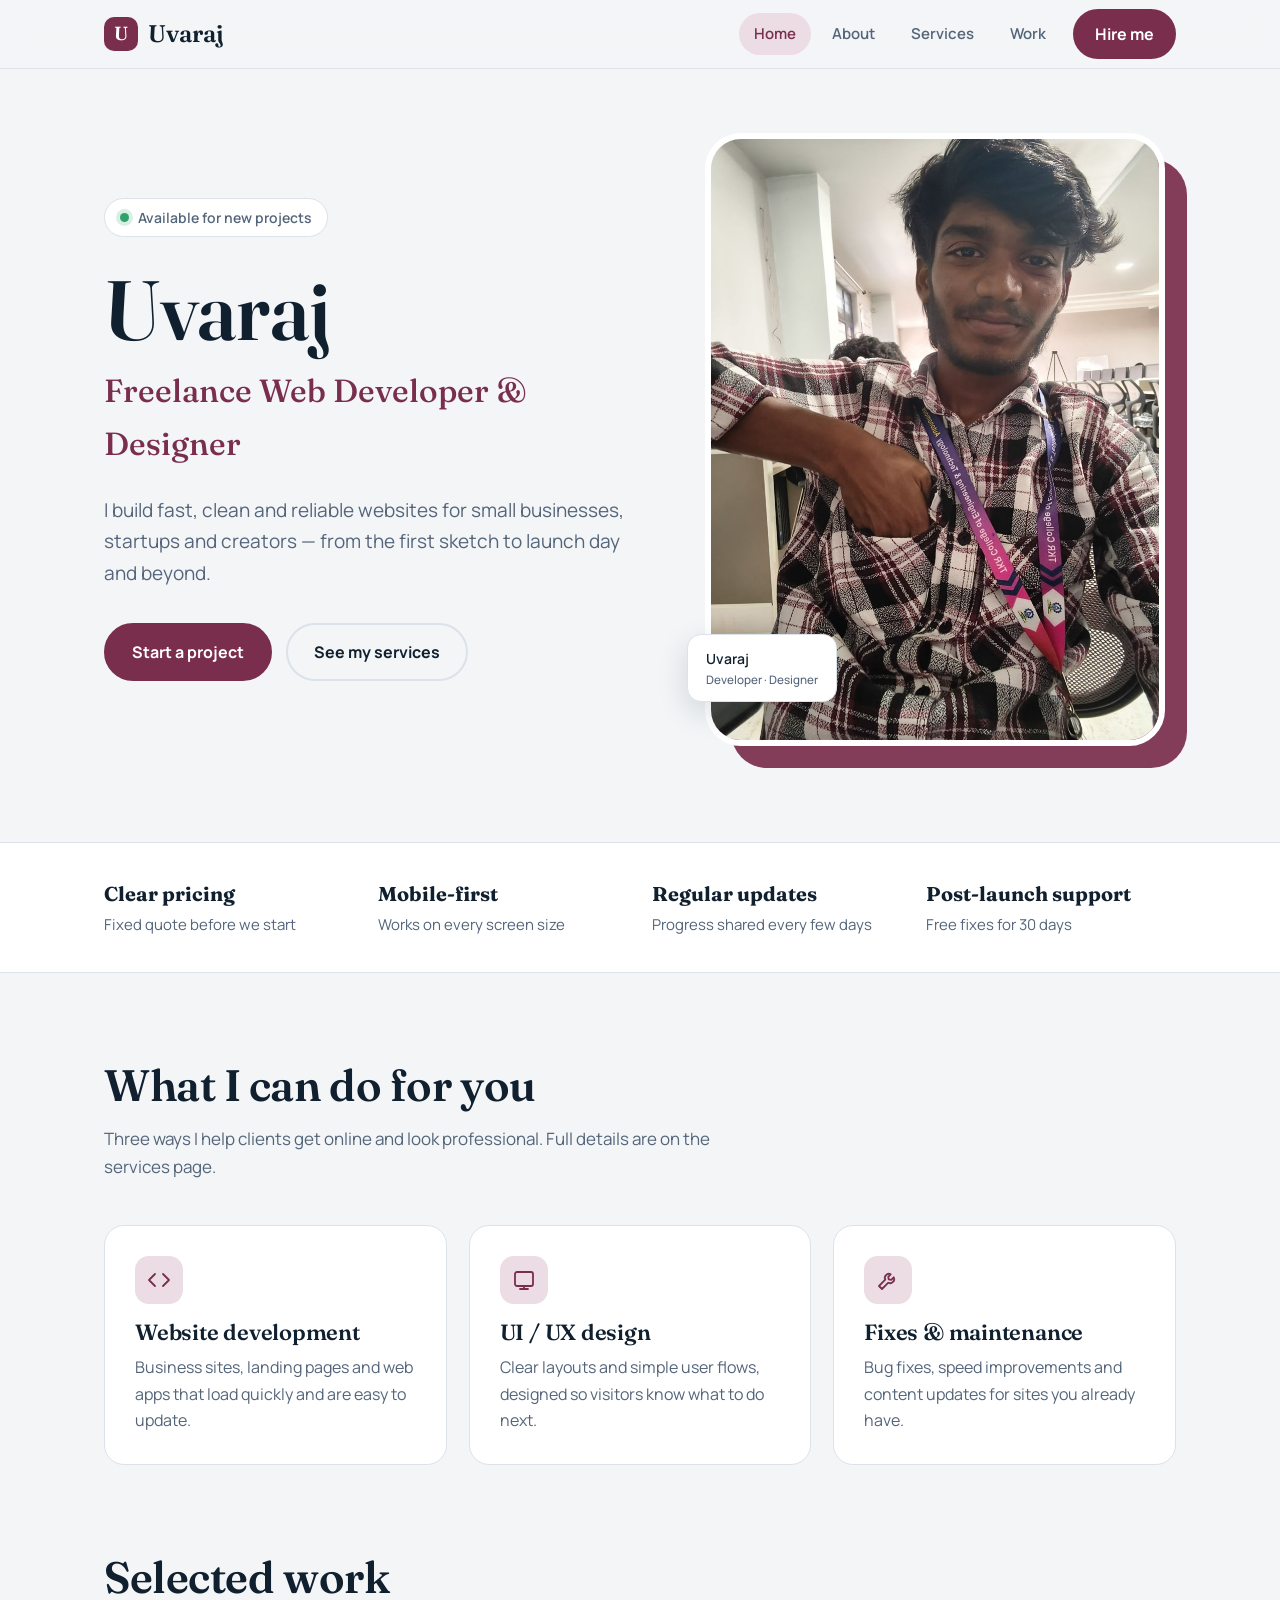
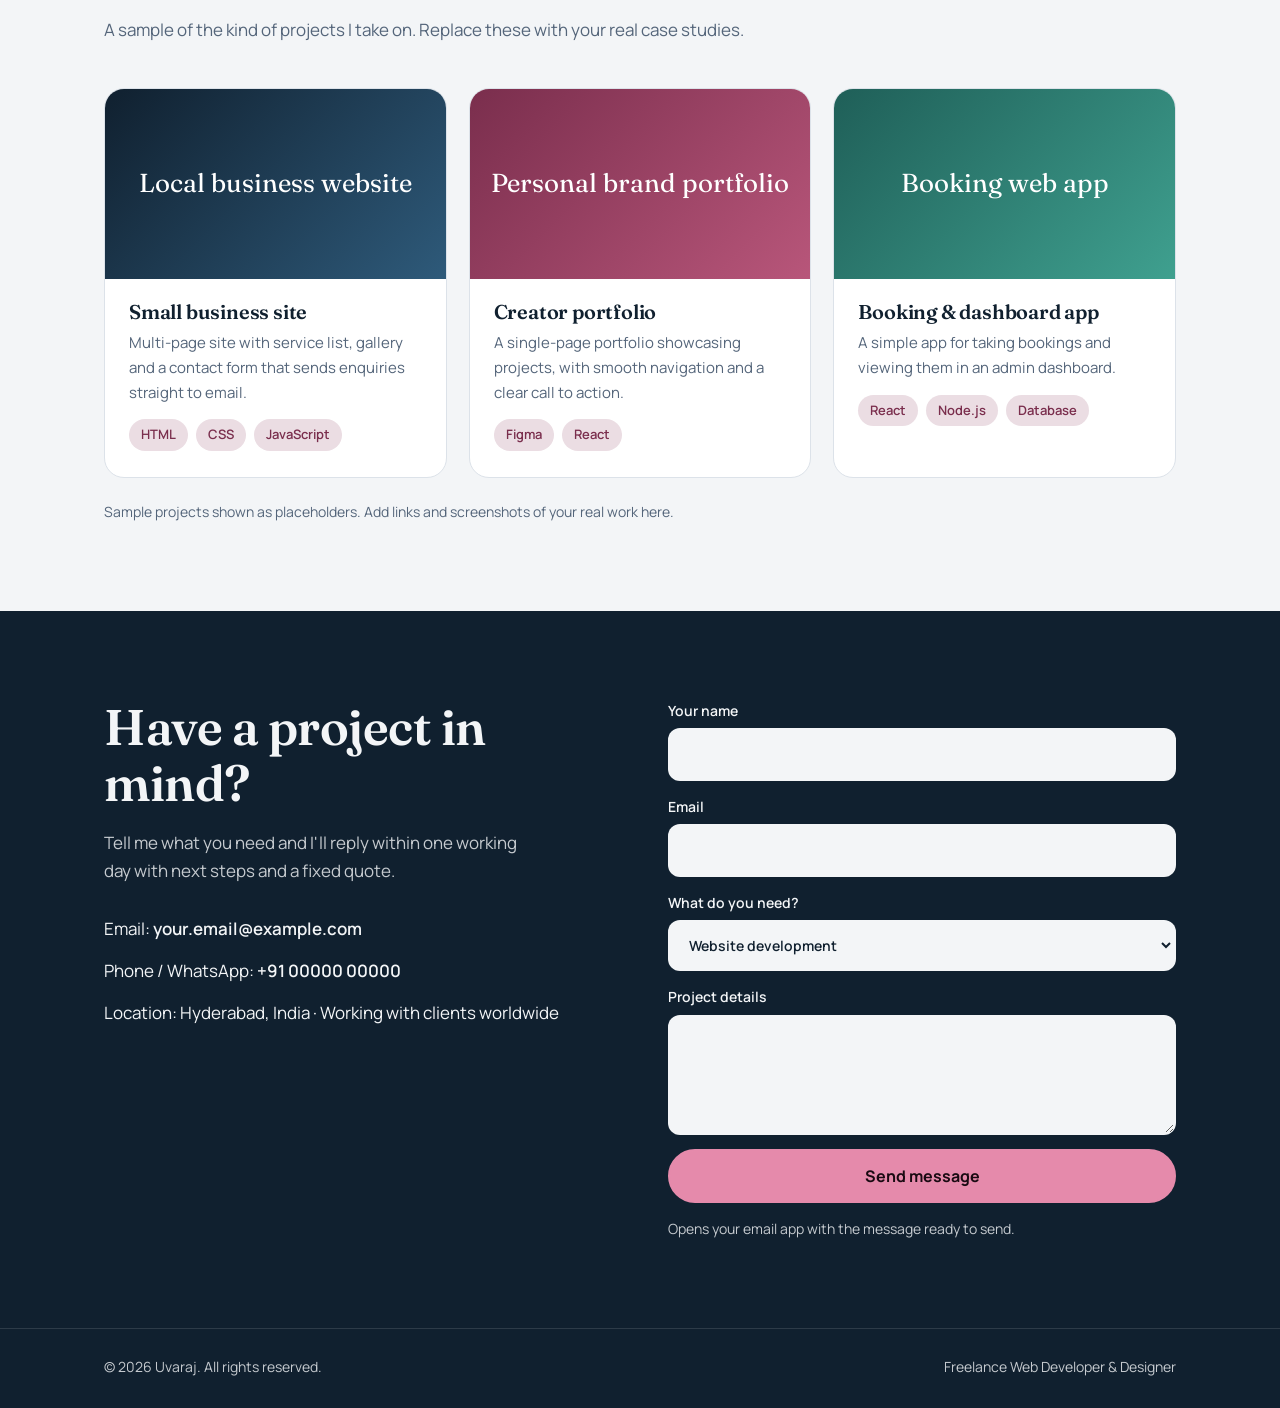
<file: index.html>
<!DOCTYPE html>
<html lang="en">
<head>
<meta charset="utf-8">
<meta name="description" content="Uvaraj — freelance web developer and designer. Websites, UI/UX design and web apps for small businesses and startups.">
<meta name="viewport" content="width=device-width, initial-scale=1, viewport-fit=cover">
<title>Uvaraj — Freelance Web Developer &amp; Designer</title>
<link rel="preconnect" href="https://fonts.googleapis.com">
<link rel="preconnect" href="https://fonts.gstatic.com" crossorigin>
<link href="https://fonts.googleapis.com/css2?family=Fraunces:opsz,wght@9..144,500;9..144,600&family=Manrope:wght@400;500;600;700&display=swap" rel="stylesheet">
<style>
:root{--bg:#F3F5F7; --surface:#FFFFFF; --ink:#10202F; --muted:#54657A; --line:#DCE2E9;--accent:#7A2E4D; --accent-ink:#FFFFFF; --soft:#EBDDE3; --band:#10202F; --band-ink:#F3F5F7;--serif:'Fraunces',Georgia,'Times New Roman',serif;--sans:'Manrope',system-ui,-apple-system,'Segoe UI',Roboto,sans-serif;box-sizing:border-box;padding-top:env(safe-area-inset-top,0px);padding-bottom:env(safe-area-inset-bottom,0px);}
@media (prefers-color-scheme:dark){:root:not([data-theme="light"]){--bg:#0D1620; --surface:#142130; --ink:#EAF0F6; --muted:#9AAABB; --line:#24364A;--accent:#E58AAB; --accent-ink:#1A0A12; --soft:#2A1B24; --band:#142130; --band-ink:#EAF0F6;}
}
:root[data-theme="dark"]{--bg:#0D1620; --surface:#142130; --ink:#EAF0F6; --muted:#9AAABB; --line:#24364A;--accent:#E58AAB; --accent-ink:#1A0A12; --soft:#2A1B24; --band:#142130; --band-ink:#EAF0F6;}
*,*::before,*::after{box-sizing:border-box}
html{scroll-padding-top:calc(env(safe-area-inset-top,0px) + 80px);scroll-behavior:smooth}
body{margin:0;background:var(--bg);color:var(--ink);font-family:var(--sans);font-size:17px;line-height:1.65;-webkit-font-smoothing:antialiased}
h1,h2,h3{font-family:var(--serif);font-weight:600;line-height:1.12;margin:0;letter-spacing:-.01em}
p{margin:0}
a{color:inherit}
:focus-visible{outline:3px solid var(--accent);outline-offset:3px;border-radius:4px}
.wrap{max-width:1120px;margin:0 auto;padding:0 24px}
.btn{display:inline-flex;align-items:center;gap:8px;padding:14px 26px;border-radius:999px;font-weight:700;font-size:16px;text-decoration:none;border:2px solid var(--accent);cursor:pointer;font-family:inherit;transition:transform .15s,background .15s}
.btn.primary{background:var(--accent);color:var(--accent-ink)}
.btn.ghost{background:transparent;color:var(--ink);border-color:var(--line)}
.btn:hover{transform:translateY(-2px)}
header.top{position:sticky;top:0;z-index:20;background:color-mix(in srgb,var(--bg) 88%,transparent);backdrop-filter:blur(10px);-webkit-backdrop-filter:blur(10px);border-bottom:1px solid var(--line);padding-top:env(safe-area-inset-top,0px)}
.bar{display:flex;align-items:center;justify-content:space-between;height:68px}
.logo{font-family:var(--serif);font-size:24px;font-weight:600;text-decoration:none;display:flex;align-items:center;gap:10px}
.logo i{display:grid;place-items:center;width:34px;height:34px;border-radius:10px;background:var(--accent);color:var(--accent-ink);font-style:normal;font-size:19px}
nav ul{display:flex;gap:6px;list-style:none;margin:0;padding:0;align-items:center}
nav a.link{display:block;padding:9px 15px;border-radius:999px;text-decoration:none;font-weight:600;font-size:15px;color:var(--muted)}
nav a.link:hover{color:var(--ink)}
nav a.link.on{background:var(--soft);color:var(--accent)}
.menu-btn{display:none;background:none;border:1px solid var(--line);border-radius:10px;padding:9px 12px;color:var(--ink);font:inherit;font-weight:700;cursor:pointer}
.page{display:none}
.page.on{display:block;animation:fade .35s ease}
@keyframes fade{from{opacity:0}
to{opacity:1}
}
section{padding:88px 0}
.sec-head{max-width:640px;margin-bottom:44px}
.sec-head h2{font-size:clamp(30px,4vw,44px);margin-bottom:14px}
.sec-head p{color:var(--muted)}
.hero{padding:64px 0 96px}
.hero-grid{display:grid;grid-template-columns:1.05fr .95fr;gap:56px;align-items:center}
.status{display:inline-flex;align-items:center;gap:9px;padding:7px 15px;border:1px solid var(--line);background:var(--surface);border-radius:999px;font-size:14px;font-weight:600;color:var(--muted);margin-bottom:26px}
.status b{width:9px;height:9px;border-radius:50%;background:#2FA36B;box-shadow:0 0 0 4px rgba(47,163,107,.18)}
.hero h1{font-size:clamp(44px,7vw,84px);margin-bottom:8px}
.hero .role{font-family:var(--serif);font-size:clamp(22px,3vw,32px);color:var(--accent);margin-bottom:24px;font-weight:500}
.hero p.lead{font-size:19px;color:var(--muted);max-width:520px;margin-bottom:34px}
.cta{display:flex;flex-wrap:wrap;gap:14px}
.photo{position:relative;justify-self:center;width:min(100%,460px)}
.photo::before{content:"";position:absolute;inset:26px -22px -22px 26px;background:var(--accent);border-radius:36px;opacity:.92}
.photo img{position:relative;display:block;width:100%;aspect-ratio:3/4;object-fit:cover;object-position:center;border-radius:36px;background:var(--surface);border:6px solid var(--surface)}
.tag{position:absolute;left:-18px;bottom:44px;background:var(--surface);border:1px solid var(--line);border-radius:14px;padding:12px 18px;font-size:14px;font-weight:600;box-shadow:0 10px 30px rgba(16,32,47,.14)}
.tag small{display:block;color:var(--muted);font-weight:500}
.facts{background:var(--surface);border-block:1px solid var(--line);padding:34px 0}
.facts ul{list-style:none;margin:0;padding:0;display:grid;grid-template-columns:repeat(4,1fr);gap:24px}
.facts strong{display:block;font-family:var(--serif);font-size:20px}
.facts span{color:var(--muted);font-size:15px}
.grid3{display:grid;grid-template-columns:repeat(3,1fr);gap:22px}
.card{background:var(--surface);border:1px solid var(--line);border-radius:20px;padding:30px}
.card h3{font-size:22px;margin:16px 0 10px}
.card p{color:var(--muted);font-size:16px}
.ico{width:48px;height:48px;border-radius:14px;background:var(--soft);color:var(--accent);display:grid;place-items:center}
.ico svg{width:24px;height:24px;stroke:currentColor;fill:none;stroke-width:1.8;stroke-linecap:round;stroke-linejoin:round}
.card ul{margin:16px 0 0;padding:0;list-style:none;display:grid;gap:8px;font-size:15px}
.card li{padding-left:24px;position:relative}
.card li::before{content:"";position:absolute;left:0;top:.6em;width:10px;height:6px;border-left:2px solid var(--accent);border-bottom:2px solid var(--accent);transform:rotate(-45deg) translateY(-50%)}
.work{display:grid;grid-template-columns:repeat(3,1fr);gap:22px}
.proj{border-radius:20px;overflow:hidden;background:var(--surface);border:1px solid var(--line)}
.proj .thumb{height:190px;display:grid;place-items:center;color:#fff;font-family:var(--serif);font-size:26px;text-align:center;padding:16px}
.proj:nth-child(1) .thumb{background:linear-gradient(135deg,#10202F,#2E5A7A)}
.proj:nth-child(2) .thumb{background:linear-gradient(135deg,#7A2E4D,#B8567A)}
.proj:nth-child(3) .thumb{background:linear-gradient(135deg,#1F5F58,#3FA08F)}
.proj div.body{padding:22px 24px 26px}
.proj h3{font-size:20px;margin-bottom:8px}
.proj p{color:var(--muted);font-size:15px}
.chips{display:flex;flex-wrap:wrap;gap:8px;margin-top:14px}
.chip{font-size:13px;font-weight:600;padding:5px 12px;border-radius:999px;background:var(--soft);color:var(--accent)}
.note{margin-top:22px;font-size:14px;color:var(--muted)}
.about-grid{display:grid;grid-template-columns:.8fr 1.2fr;gap:56px;align-items:start}
.about-photo img{width:100%;aspect-ratio:3/4;object-fit:cover;object-position:center;border-radius:36px;border:6px solid var(--surface)}
.about-photo{position:sticky;top:110px}
.prose p{margin-bottom:18px;color:var(--muted);max-width:62ch}
.prose p:first-of-type{color:var(--ink);font-size:20px}
.skills{display:grid;grid-template-columns:repeat(2,1fr);gap:22px}
.tl{list-style:none;margin:0;padding:0 0 0 26px;border-left:2px solid var(--line);display:grid;gap:30px}
.tl li{position:relative}
.tl li::before{content:"";position:absolute;left:-34px;top:8px;width:14px;height:14px;border-radius:50%;background:var(--accent);border:3px solid var(--bg)}
.tl h3{font-size:20px}
.tl small{color:var(--accent);font-weight:700}
.tl p{color:var(--muted);margin-top:4px}
.values{display:grid;grid-template-columns:repeat(3,1fr);gap:22px}
.steps{display:grid;grid-template-columns:repeat(4,1fr);gap:0;counter-reset:s;list-style:none;padding:0;margin:0}
.steps li{position:relative;padding:0 24px 0 0;counter-increment:s}
.steps li::before{content:counter(s);display:grid;place-items:center;width:44px;height:44px;border-radius:50%;background:var(--accent);color:var(--accent-ink);font-weight:700;margin-bottom:18px}
.steps li::after{content:"";position:absolute;top:22px;left:54px;right:10px;height:2px;background:var(--line)}
.steps li:last-child::after{display:none}
.steps h3{font-size:20px;margin-bottom:8px}
.steps p{color:var(--muted);font-size:15px}
.price{display:flex;flex-direction:column}
.price .amt{font-family:var(--serif);font-size:38px;margin:10px 0 4px}
.price .amt small{font-family:var(--sans);font-size:15px;color:var(--muted);font-weight:500}
.price.feat{border:2px solid var(--accent);position:relative}
.price.feat::after{content:"Most chosen";position:absolute;top:-14px;right:24px;background:var(--accent);color:var(--accent-ink);font-size:13px;font-weight:700;padding:4px 14px;border-radius:999px}
.price .btn{margin-top:auto;justify-content:center}
.price ul{margin-bottom:26px}
details{background:var(--surface);border:1px solid var(--line);border-radius:16px;padding:20px 24px;margin-bottom:12px}
summary{cursor:pointer;font-weight:700;list-style:none;display:flex;justify-content:space-between;gap:16px}
summary::-webkit-details-marker{display:none}
summary::after{content:"+";font-size:22px;line-height:1;color:var(--accent)}
details[open] summary::after{content:"–"}
details p{color:var(--muted);margin-top:12px}
.contact{background:var(--band);color:var(--band-ink)}
.contact-grid{display:grid;grid-template-columns:1fr 1fr;gap:56px}
.contact h2{font-size:clamp(32px,4.5vw,50px);margin-bottom:18px}
.contact p{opacity:.8;max-width:44ch}
.contact .ways{list-style:none;margin:30px 0 0;padding:0;display:grid;gap:14px}
.contact .ways a{text-decoration:none;font-weight:600}
form{display:grid;gap:14px}
label{font-size:14px;font-weight:600;display:grid;gap:6px}
input,select,textarea{font:inherit;color:#10202F;background:#F3F5F7;border:2px solid transparent;border-radius:12px;padding:13px 15px;width:100%}
textarea{min-height:120px;resize:vertical}
input:focus,select:focus,textarea:focus{outline:none;border-color:#E58AAB}
.contact .btn.primary{background:#E58AAB;border-color:#E58AAB;color:#1A0A12;justify-content:center}
.formnote{font-size:14px;opacity:.75}
footer{padding:26px 0 30px;background:var(--band);color:var(--band-ink);border-top:1px solid rgba(255,255,255,.12);font-size:14px}
footer .wrap{display:flex;justify-content:space-between;flex-wrap:wrap;gap:12px;opacity:.8}
@media (max-width:900px){section{padding:64px 0}
.hero{padding:36px 0 64px}
.hero-grid,.about-grid,.contact-grid{grid-template-columns:1fr;gap:44px}
.photo{order:-1;width:min(86%,380px);margin-bottom:10px}
.grid3,.work,.values{grid-template-columns:1fr}
.facts ul{grid-template-columns:repeat(2,1fr)}
.steps{grid-template-columns:1fr 1fr;gap:34px 10px}
.steps li::after{display:none}
.skills{grid-template-columns:1fr}
.about-photo{position:static;max-width:380px}
.menu-btn{display:block;margin-left:auto}
nav ul{display:none;position:absolute;left:0;right:0;top:100%;background:var(--bg);flex-direction:column;align-items:stretch;padding:12px 24px 20px;border-bottom:1px solid var(--line)}
nav ul.open{display:flex}
nav a.link{padding:13px 15px}
header.top .wrap{position:relative}
}
@media (prefers-reduced-motion:reduce){*{animation:none!important;transition:none!important;scroll-behavior:auto!important}
}
</style>
</head>
<body>

<header class="top">
  <div class="wrap bar">
    <a class="logo" href="#home" data-nav><i>U</i>Uvaraj</a>
    <button class="menu-btn" aria-expanded="false" aria-controls="menu">Menu</button>
    <nav aria-label="Main">
      <ul id="menu">
        <li><a class="link" href="#home" data-nav>Home</a></li>
        <li><a class="link" href="#about" data-nav>About</a></li>
        <li><a class="link" href="#services" data-nav>Services</a></li>
        <li><a class="link" href="#work" data-nav>Work</a></li>
        <li><a class="btn primary" style="padding:10px 20px;margin-left:6px" href="#contact" data-nav>Hire me</a></li>
      </ul>
    </nav>
  </div>
</header>

<main>

<!-- ========== HOME ========== -->
<div class="page" id="page-home">
  <div class="hero">
    <div class="wrap hero-grid">
      <div>
        <span class="status"><b></b>Available for new projects</span>
        <h1>Uvaraj</h1>
        <div class="role">Freelance Web Developer &amp; Designer</div>
        <p class="lead">I build fast, clean and reliable websites for small businesses, startups and creators — from the first sketch to launch day and beyond.</p>
        <div class="cta">
          <a class="btn primary" href="#contact" data-nav>Start a project</a>
          <a class="btn ghost" href="#services" data-nav>See my services</a>
        </div>
      </div>
      <div class="photo">
        <img data-photo alt="Portrait of Uvaraj, freelance web developer">
        <div class="tag">Uvaraj<small>Developer · Designer</small></div>
      </div>
    </div>
  </div>

  <div class="facts">
    <div class="wrap">
      <ul>
        <li><strong>Clear pricing</strong><span>Fixed quote before we start</span></li>
        <li><strong>Mobile-first</strong><span>Works on every screen size</span></li>
        <li><strong>Regular updates</strong><span>Progress shared every few days</span></li>
        <li><strong>Post-launch support</strong><span>Free fixes for 30 days</span></li>
      </ul>
    </div>
  </div>

  <section>
    <div class="wrap">
      <div class="sec-head">
        <h2>What I can do for you</h2>
        <p>Three ways I help clients get online and look professional. Full details are on the services page.</p>
      </div>
      <div class="grid3">
        <article class="card"><div class="ico"><svg viewBox="0 0 24 24"><path d="M8 6l-6 6 6 6M16 6l6 6-6 6"/></svg></div><h3>Website development</h3><p>Business sites, landing pages and web apps that load quickly and are easy to update.</p></article>
        <article class="card"><div class="ico"><svg viewBox="0 0 24 24"><rect x="3" y="4" width="18" height="14" rx="2"/><path d="M8 21h8M12 18v3"/></svg></div><h3>UI / UX design</h3><p>Clear layouts and simple user flows, designed so visitors know what to do next.</p></article>
        <article class="card"><div class="ico"><svg viewBox="0 0 24 24"><path d="M14.7 6.3a4 4 0 0 0-5.4 5.4L3 18l3 3 6.3-6.3a4 4 0 0 0 5.4-5.4l-2.5 2.5-2.5-.5-.5-2.5z"/></svg></div><h3>Fixes &amp; maintenance</h3><p>Bug fixes, speed improvements and content updates for sites you already have.</p></article>
      </div>
    </div>
  </section>

  <section style="padding-top:0" id="work">
    <div class="wrap">
      <div class="sec-head">
        <h2>Selected work</h2>
        <p>A sample of the kind of projects I take on. Replace these with your real case studies.</p>
      </div>
      <div class="work">
        <article class="proj"><div class="thumb">Local business website</div><div class="body"><h3>Small business site</h3><p>Multi-page site with service list, gallery and a contact form that sends enquiries straight to email.</p><div class="chips"><span class="chip">HTML</span><span class="chip">CSS</span><span class="chip">JavaScript</span></div></div></article>
        <article class="proj"><div class="thumb">Personal brand portfolio</div><div class="body"><h3>Creator portfolio</h3><p>A single-page portfolio showcasing projects, with smooth navigation and a clear call to action.</p><div class="chips"><span class="chip">Figma</span><span class="chip">React</span></div></div></article>
        <article class="proj"><div class="thumb">Booking web app</div><div class="body"><h3>Booking &amp; dashboard app</h3><p>A simple app for taking bookings and viewing them in an admin dashboard.</p><div class="chips"><span class="chip">React</span><span class="chip">Node.js</span><span class="chip">Database</span></div></div></article>
      </div>
      <p class="note">Sample projects shown as placeholders. Add links and screenshots of your real work here.</p>
    </div>
  </section>
</div>

<!-- ========== ABOUT ========== -->
<div class="page" id="page-about">
  <section>
    <div class="wrap about-grid">
      <div class="about-photo"><img data-photo alt="Uvaraj smiling at his desk"></div>
      <div>
        <div class="sec-head" style="margin-bottom:26px"><h2>About Uvaraj</h2></div>
        <div class="prose">
          <p>I'm Uvaraj, a freelance web developer and designer who turns ideas into websites people enjoy using.</p>
          <p>I'm an engineering student at TKR College of Engineering &amp; Technology, and I take on freelance projects alongside my studies. That means I stay current with new tools, and I bring the same discipline to client work that I bring to my coursework: plan carefully, build cleanly, and deliver on time.</p>
          <p>I keep things simple. You get one person to talk to, honest advice on what your project really needs, and regular updates so you're never left guessing where things stand.</p>
        </div>
        <div style="margin-top:30px" class="cta">
          <a class="btn primary" href="#contact" data-nav>Work with me</a>
          <a class="btn ghost" href="#services" data-nav>View services</a>
        </div>
      </div>
    </div>
  </section>

  <section style="padding-top:0">
    <div class="wrap">
      <div class="sec-head"><h2>How I work</h2><p>The principles behind every project.</p></div>
      <div class="values">
        <article class="card"><h3 style="margin-top:0">Clear communication</h3><p>Plain language, quick replies and no surprises on scope or cost.</p></article>
        <article class="card"><h3 style="margin-top:0">Quality first</h3><p>Clean code, tested on phones and laptops before anything is handed over.</p></article>
        <article class="card"><h3 style="margin-top:0">On-time delivery</h3><p>Agreed deadlines are written down and kept. If something changes, you hear it early.</p></article>
      </div>
    </div>
  </section>

  <section style="padding-top:0">
    <div class="wrap">
      <div class="sec-head"><h2>Skills &amp; tools</h2><p>What I use to build and design.</p></div>
      <div class="skills">
        <div class="card"><h3 style="margin-top:0">Development</h3><div class="chips"><span class="chip">HTML5</span><span class="chip">CSS3</span><span class="chip">JavaScript</span><span class="chip">React</span><span class="chip">Node.js</span><span class="chip">Git &amp; GitHub</span></div></div>
        <div class="card"><h3 style="margin-top:0">Design</h3><div class="chips"><span class="chip">Figma</span><span class="chip">Responsive layouts</span><span class="chip">Wireframing</span><span class="chip">Typography &amp; color</span><span class="chip">Accessibility</span></div></div>
      </div>
    </div>
  </section>

  <section style="padding-top:0">
    <div class="wrap">
      <div class="sec-head"><h2>Background</h2></div>
      <ul class="tl">
        <li><small>Present</small><h3>Freelance web developer &amp; designer</h3><p>Building websites and web apps for small businesses, startups and individuals.</p></li>
        <li><small>Ongoing</small><h3>B.Tech student — TKR College of Engineering &amp; Technology</h3><p>Studying engineering while building real projects and sharpening technical skills.</p></li>
      </ul>
      <p class="note">Edit these entries with your exact course, years and any certifications.</p>
    </div>
  </section>
</div>

<!-- ========== SERVICES ========== -->
<div class="page" id="page-services">
  <section>
    <div class="wrap">
      <div class="sec-head">
        <h2>Services</h2>
        <p>Everything you need to launch and maintain a professional online presence, from one person.</p>
      </div>
      <div class="grid3">
        <article class="card"><div class="ico"><svg viewBox="0 0 24 24"><path d="M8 6l-6 6 6 6M16 6l6 6-6 6"/></svg></div><h3>Website development</h3><p>Custom-coded sites built to load fast and rank well.</p><ul><li>Business &amp; portfolio websites</li><li>Landing pages</li><li>Contact &amp; enquiry forms</li><li>Basic SEO setup</li></ul></article>
        <article class="card"><div class="ico"><svg viewBox="0 0 24 24"><rect x="3" y="4" width="18" height="14" rx="2"/><path d="M8 21h8M12 18v3"/></svg></div><h3>UI / UX design</h3><p>Designs that look professional and guide visitors to act.</p><ul><li>Wireframes &amp; mockups in Figma</li><li>Mobile &amp; desktop layouts</li><li>Brand colors &amp; typography</li><li>Redesign of existing pages</li></ul></article>
        <article class="card"><div class="ico"><svg viewBox="0 0 24 24"><rect x="7" y="2" width="10" height="20" rx="2"/><path d="M11 18h2"/></svg></div><h3>Responsive web apps</h3><p>Interactive tools that work smoothly on any device.</p><ul><li>Dashboards &amp; booking systems</li><li>Login &amp; user accounts</li><li>Database connections</li><li>API integrations</li></ul></article>
        <article class="card"><div class="ico"><svg viewBox="0 0 24 24"><path d="M14.7 6.3a4 4 0 0 0-5.4 5.4L3 18l3 3 6.3-6.3a4 4 0 0 0 5.4-5.4l-2.5 2.5-2.5-.5-.5-2.5z"/></svg></div><h3>Fixes &amp; maintenance</h3><p>Keep your current site healthy and up to date.</p><ul><li>Bug fixes</li><li>Speed optimization</li><li>Content &amp; image updates</li><li>Monthly care plans</li></ul></article>
        <article class="card"><div class="ico"><svg viewBox="0 0 24 24"><circle cx="12" cy="12" r="9"/><path d="M3 12h18M12 3a14 14 0 0 1 0 18M12 3a14 14 0 0 0 0 18"/></svg></div><h3>Domain &amp; hosting setup</h3><p>Get your site live without the technical headaches.</p><ul><li>Domain connection</li><li>Hosting configuration</li><li>Professional email setup</li><li>SSL security</li></ul></article>
        <article class="card"><div class="ico"><svg viewBox="0 0 24 24"><path d="M4 20V10M10 20V4M16 20v-7M22 20H2"/></svg></div><h3>Performance &amp; SEO</h3><p>Help people find your site and enjoy using it.</p><ul><li>Speed audit</li><li>Search-friendly structure</li><li>Image optimization</li><li>Google Analytics setup</li></ul></article>
      </div>
    </div>
  </section>

  <section style="padding-top:0">
    <div class="wrap">
      <div class="sec-head"><h2>My process</h2><p>A simple four-step path from idea to launch.</p></div>
      <ol class="steps">
        <li><h3>Discuss</h3><p>We talk through your goals, audience, budget and deadline.</p></li>
        <li><h3>Design</h3><p>I share layouts for your approval before writing any code.</p></li>
        <li><h3>Build</h3><p>I develop the site and send progress updates along the way.</p></li>
        <li><h3>Launch</h3><p>We test, go live, and I support you for 30 days after.</p></li>
      </ol>
    </div>
  </section>

  <section style="padding-top:0">
    <div class="wrap">
      <div class="sec-head"><h2>Packages</h2><p>Starting points to help you plan. Every project gets a fixed quote after we talk. Prices below are placeholders — set your own.</p></div>
      <div class="grid3">
        <article class="card price"><h3 style="margin-top:0">Starter</h3><div class="amt">₹ 5,000 <small>from</small></div><p>A one-page site for a personal brand or small business.</p><ul style="margin-top:16px"><li>1 responsive page</li><li>Contact form</li><li>Basic SEO</li><li>1 round of revisions</li></ul><a class="btn ghost" href="#contact" data-nav>Choose Starter</a></article>
        <article class="card price feat"><h3 style="margin-top:0">Professional</h3><div class="amt">₹ 15,000 <small>from</small></div><p>A complete multi-page website for a growing business.</p><ul style="margin-top:16px"><li>Up to 5 pages</li><li>Custom design in Figma</li><li>SEO &amp; analytics</li><li>3 rounds of revisions</li><li>30 days support</li></ul><a class="btn primary" href="#contact" data-nav>Choose Professional</a></article>
        <article class="card price"><h3 style="margin-top:0">Custom</h3><div class="amt">Let's talk</div><p>Web apps, dashboards and anything that needs custom features.</p><ul style="margin-top:16px"><li>Tailored scope</li><li>Database &amp; login</li><li>Milestone payments</li><li>Ongoing support</li></ul><a class="btn ghost" href="#contact" data-nav>Request a quote</a></article>
      </div>
    </div>
  </section>

  <section style="padding-top:0">
    <div class="wrap" style="max-width:820px">
      <div class="sec-head"><h2>Common questions</h2></div>
      <details><summary>How long does a project take?</summary><p>A one-page site usually takes about a week. A multi-page site takes two to four weeks, depending on how quickly we agree on content and designs.</p></details>
      <details><summary>How does payment work?</summary><p>I ask for a deposit to begin, and the balance is due when the work is approved. Larger projects are split into milestones.</p></details>
      <details><summary>Can you update my site later?</summary><p>Yes. Every project includes 30 days of free fixes, and I offer monthly care plans after that.</p></details>
      <details><summary>Do I own the website?</summary><p>Yes. Once the final payment is made, the code, design files and content are yours.</p></details>
    </div>
  </section>
</div>

</main>

<!-- ========== CONTACT (shown on every page) ========== -->
<section class="contact" id="contact">
  <div class="wrap contact-grid">
    <div>
      <h2>Have a project in mind?</h2>
      <p>Tell me what you need and I'll reply within one working day with next steps and a fixed quote.</p>
      <ul class="ways">
        <li>Email: <a href="mailto:your.email@example.com">your.email@example.com</a></li>
        <li>Phone / WhatsApp: <a href="tel:+910000000000">+91 00000 00000</a></li>
        <li>Location: Hyderabad, India · Working with clients worldwide</li>
      </ul>
    </div>
    <form id="cform" novalidate>
      <label>Your name<input name="name" required autocomplete="name"></label>
      <label>Email<input name="email" type="email" required autocomplete="email"></label>
      <label>What do you need?
        <select name="type"><option>Website development</option><option>UI / UX design</option><option>Web app</option><option>Fixes &amp; maintenance</option><option>Something else</option></select>
      </label>
      <label>Project details<textarea name="msg" required></textarea></label>
      <button class="btn primary" type="submit">Send message</button>
      <p class="formnote" id="fnote" role="status">Opens your email app with the message ready to send.</p>
    </form>
  </div>
</section>
<footer><div class="wrap"><span>© 2026 Uvaraj. All rights reserved.</span><span>Freelance Web Developer &amp; Designer</span></div></footer>

<script>
var PHOTO="uvaraj.jpg";
var FALLBACK="data:image/svg+xml,"+encodeURIComponent('<svg xmlns="http://www.w3.org/2000/svg" viewBox="0 0 300 400"><rect width="300" height="400" fill="#7A2E4D"/><text x="150" y="235" font-size="150" font-family="Georgia,serif" fill="#fff" text-anchor="middle">U</text></svg>');
document.querySelectorAll("img[data-photo]").forEach(function(i){i.onerror=function(){i.onerror=null;i.src=FALLBACK};i.src=PHOTO});
(function(){
  var pages={home:1,about:1,services:1};
  var menu=document.getElementById('menu'),mb=document.querySelector('.menu-btn');
  function show(){
    var h=(location.hash||'#home').slice(1);
    var target=h;
    if(h==='work') target='home';
    else if(h==='contact'){ if(!document.querySelector('.page.on')) target='home'; else target=null; }
    else if(!pages[h]) target='home';
    if(target){
      document.querySelectorAll('.page').forEach(function(p){p.classList.toggle('on',p.id==='page-'+target)});
      document.querySelectorAll('nav a.link').forEach(function(a){
        var on=a.getAttribute('href')==='#'+target; a.classList.toggle('on',on); if(on)a.setAttribute('aria-current','page'); else a.removeAttribute('aria-current');
      });
      if(h!=='work') window.scrollTo(0,0);
    }
    if(h==='contact'||h==='work'){
      var el=document.getElementById(h); if(el) setTimeout(function(){el.scrollIntoView({behavior:'smooth'})},30);
    }
    menu.classList.remove('open'); mb.setAttribute('aria-expanded','false');
  }
  window.addEventListener('hashchange',show); show();
  mb.addEventListener('click',function(){var o=menu.classList.toggle('open');mb.setAttribute('aria-expanded',o)});
  document.getElementById('cform').addEventListener('submit',function(e){
    e.preventDefault();
    var f=e.target,n=f.name.value.trim(),m=f.email.value.trim(),d=f.msg.value.trim(),note=document.getElementById('fnote');
    if(!n||!m||!d){note.textContent='Please fill in your name, email and project details.';return;}
    var body='Name: '+n+'\nEmail: '+m+'\nService: '+f.type.value+'\n\n'+d;
    location.href='mailto:your.email@example.com?subject='+encodeURIComponent('Project enquiry from '+n)+'&body='+encodeURIComponent(body);
    note.textContent='Opening your email app…';
  });
})();
</script>
</body>
</html>
</file>
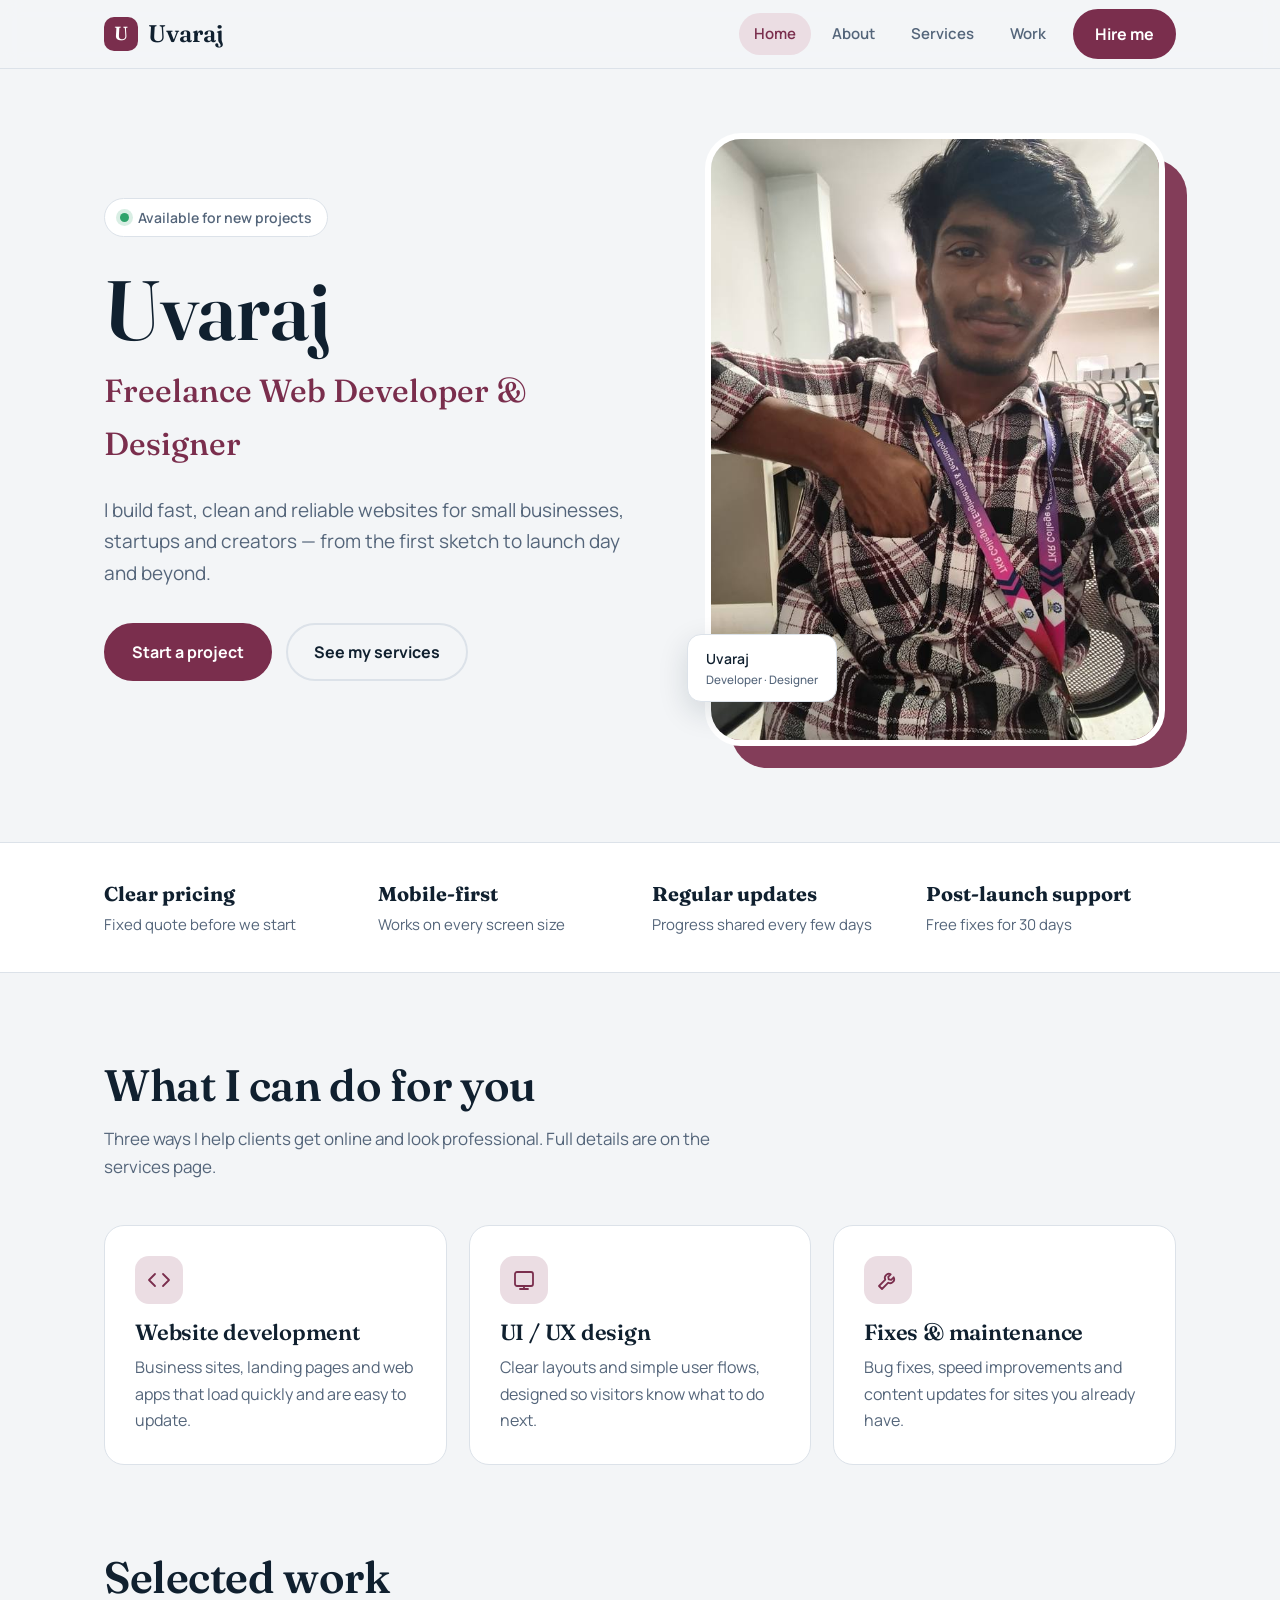
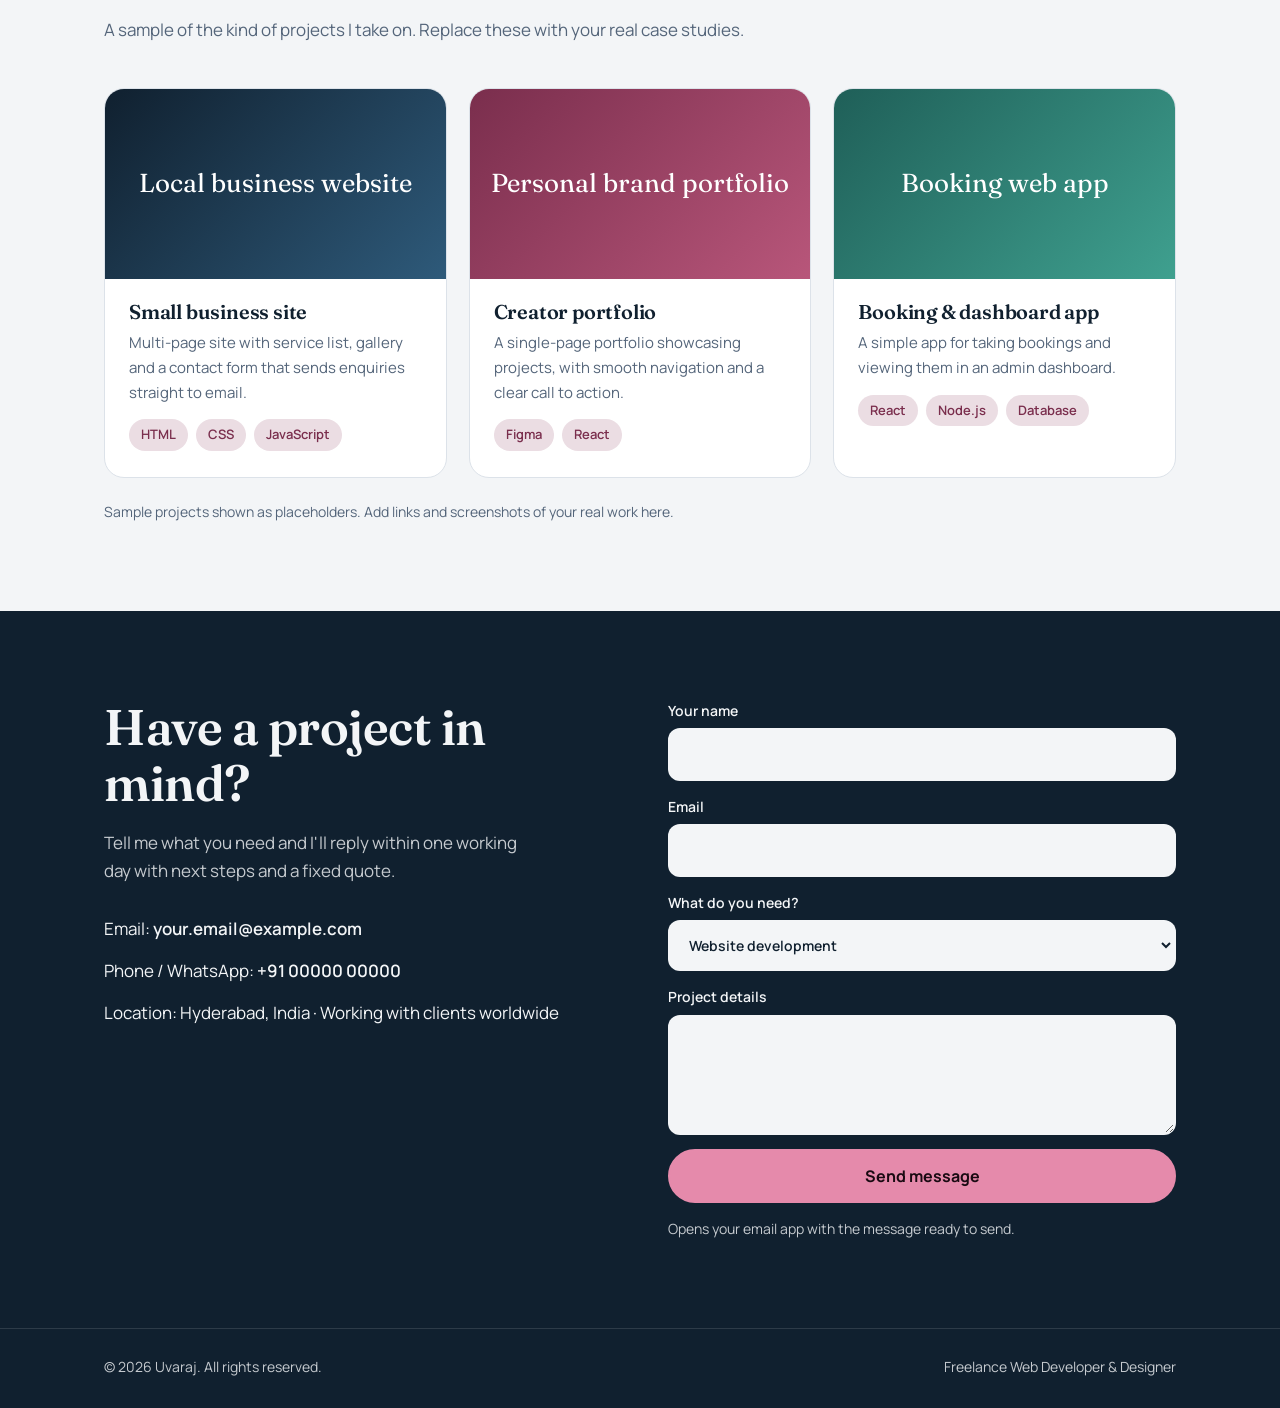
<file: index-7.html>
<!DOCTYPE html>
<html lang="en">
<head>
<meta charset="utf-8">
<meta name="description" content="Uvaraj — freelance web developer and designer. Websites, UI/UX design and web apps for small businesses and startups.">
<meta name="viewport" content="width=device-width, initial-scale=1, viewport-fit=cover">
<title>Uvaraj — Freelance Web Developer &amp; Designer</title>
<link rel="preconnect" href="https://fonts.googleapis.com">
<link rel="preconnect" href="https://fonts.gstatic.com" crossorigin>
<link href="https://fonts.googleapis.com/css2?family=Fraunces:opsz,wght@9..144,500;9..144,600&family=Manrope:wght@400;500;600;700&display=swap" rel="stylesheet">
<style>
:root{
  --bg:#F3F5F7; --surface:#FFFFFF; --ink:#10202F; --muted:#54657A; --line:#DCE2E9;
  --accent:#7A2E4D; --accent-ink:#FFFFFF; --soft:#EBDDE3; --band:#10202F; --band-ink:#F3F5F7;
  --serif:'Fraunces',Georgia,'Times New Roman',serif;
  --sans:'Manrope',system-ui,-apple-system,'Segoe UI',Roboto,sans-serif;
  box-sizing:border-box;
  padding-top:env(safe-area-inset-top,0px);
  padding-bottom:env(safe-area-inset-bottom,0px);
}
@media (prefers-color-scheme:dark){
  :root:not([data-theme="light"]){
    --bg:#0D1620; --surface:#142130; --ink:#EAF0F6; --muted:#9AAABB; --line:#24364A;
    --accent:#E58AAB; --accent-ink:#1A0A12; --soft:#2A1B24; --band:#142130; --band-ink:#EAF0F6;
  }
}
:root[data-theme="dark"]{
  --bg:#0D1620; --surface:#142130; --ink:#EAF0F6; --muted:#9AAABB; --line:#24364A;
  --accent:#E58AAB; --accent-ink:#1A0A12; --soft:#2A1B24; --band:#142130; --band-ink:#EAF0F6;
}
*,*::before,*::after{box-sizing:border-box}
html{scroll-padding-top:calc(env(safe-area-inset-top,0px) + 80px);scroll-behavior:smooth}
body{margin:0;background:var(--bg);color:var(--ink);font-family:var(--sans);font-size:17px;line-height:1.65;-webkit-font-smoothing:antialiased}
h1,h2,h3{font-family:var(--serif);font-weight:600;line-height:1.12;margin:0;letter-spacing:-.01em}
p{margin:0}
a{color:inherit}
:focus-visible{outline:3px solid var(--accent);outline-offset:3px;border-radius:4px}
.wrap{max-width:1120px;margin:0 auto;padding:0 24px}
.btn{display:inline-flex;align-items:center;gap:8px;padding:14px 26px;border-radius:999px;font-weight:700;font-size:16px;text-decoration:none;border:2px solid var(--accent);cursor:pointer;font-family:inherit;transition:transform .15s,background .15s}
.btn.primary{background:var(--accent);color:var(--accent-ink)}
.btn.ghost{background:transparent;color:var(--ink);border-color:var(--line)}
.btn:hover{transform:translateY(-2px)}

/* header */
header.top{position:sticky;top:0;z-index:20;background:color-mix(in srgb,var(--bg) 88%,transparent);backdrop-filter:blur(10px);-webkit-backdrop-filter:blur(10px);border-bottom:1px solid var(--line);padding-top:env(safe-area-inset-top,0px)}
.bar{display:flex;align-items:center;justify-content:space-between;height:68px}
.logo{font-family:var(--serif);font-size:24px;font-weight:600;text-decoration:none;display:flex;align-items:center;gap:10px}
.logo i{display:grid;place-items:center;width:34px;height:34px;border-radius:10px;background:var(--accent);color:var(--accent-ink);font-style:normal;font-size:19px}
nav ul{display:flex;gap:6px;list-style:none;margin:0;padding:0;align-items:center}
nav a.link{display:block;padding:9px 15px;border-radius:999px;text-decoration:none;font-weight:600;font-size:15px;color:var(--muted)}
nav a.link:hover{color:var(--ink)}
nav a.link.on{background:var(--soft);color:var(--accent)}
.menu-btn{display:none;background:none;border:1px solid var(--line);border-radius:10px;padding:9px 12px;color:var(--ink);font:inherit;font-weight:700;cursor:pointer}

/* pages */
.page{display:none}
.page.on{display:block;animation:fade .35s ease}
@keyframes fade{from{opacity:0}to{opacity:1}}
section{padding:88px 0}
.sec-head{max-width:640px;margin-bottom:44px}
.sec-head h2{font-size:clamp(30px,4vw,44px);margin-bottom:14px}
.sec-head p{color:var(--muted)}

/* hero */
.hero{padding:64px 0 96px}
.hero-grid{display:grid;grid-template-columns:1.05fr .95fr;gap:56px;align-items:center}
.status{display:inline-flex;align-items:center;gap:9px;padding:7px 15px;border:1px solid var(--line);background:var(--surface);border-radius:999px;font-size:14px;font-weight:600;color:var(--muted);margin-bottom:26px}
.status b{width:9px;height:9px;border-radius:50%;background:#2FA36B;box-shadow:0 0 0 4px rgba(47,163,107,.18)}
.hero h1{font-size:clamp(44px,7vw,84px);margin-bottom:8px}
.hero .role{font-family:var(--serif);font-size:clamp(22px,3vw,32px);color:var(--accent);margin-bottom:24px;font-weight:500}
.hero p.lead{font-size:19px;color:var(--muted);max-width:520px;margin-bottom:34px}
.cta{display:flex;flex-wrap:wrap;gap:14px}
.photo{position:relative;justify-self:center;width:min(100%,460px)}
.photo::before{content:"";position:absolute;inset:26px -22px -22px 26px;background:var(--accent);border-radius:36px;opacity:.92}
.photo img{position:relative;display:block;width:100%;aspect-ratio:3/4;object-fit:cover;object-position:center;border-radius:36px;background:var(--surface);border:6px solid var(--surface)}
.tag{position:absolute;left:-18px;bottom:44px;background:var(--surface);border:1px solid var(--line);border-radius:14px;padding:12px 18px;font-size:14px;font-weight:600;box-shadow:0 10px 30px rgba(16,32,47,.14)}
.tag small{display:block;color:var(--muted);font-weight:500}

/* facts strip */
.facts{background:var(--surface);border-block:1px solid var(--line);padding:34px 0}
.facts ul{list-style:none;margin:0;padding:0;display:grid;grid-template-columns:repeat(4,1fr);gap:24px}
.facts strong{display:block;font-family:var(--serif);font-size:20px}
.facts span{color:var(--muted);font-size:15px}

/* cards */
.grid3{display:grid;grid-template-columns:repeat(3,1fr);gap:22px}
.card{background:var(--surface);border:1px solid var(--line);border-radius:20px;padding:30px}
.card h3{font-size:22px;margin:16px 0 10px}
.card p{color:var(--muted);font-size:16px}
.ico{width:48px;height:48px;border-radius:14px;background:var(--soft);color:var(--accent);display:grid;place-items:center}
.ico svg{width:24px;height:24px;stroke:currentColor;fill:none;stroke-width:1.8;stroke-linecap:round;stroke-linejoin:round}
.card ul{margin:16px 0 0;padding:0;list-style:none;display:grid;gap:8px;font-size:15px}
.card li{padding-left:24px;position:relative}
.card li::before{content:"";position:absolute;left:0;top:.6em;width:10px;height:6px;border-left:2px solid var(--accent);border-bottom:2px solid var(--accent);transform:rotate(-45deg) translateY(-50%)}

/* work */
.work{display:grid;grid-template-columns:repeat(3,1fr);gap:22px}
.proj{border-radius:20px;overflow:hidden;background:var(--surface);border:1px solid var(--line)}
.proj .thumb{height:190px;display:grid;place-items:center;color:#fff;font-family:var(--serif);font-size:26px;text-align:center;padding:16px}
.proj:nth-child(1) .thumb{background:linear-gradient(135deg,#10202F,#2E5A7A)}
.proj:nth-child(2) .thumb{background:linear-gradient(135deg,#7A2E4D,#B8567A)}
.proj:nth-child(3) .thumb{background:linear-gradient(135deg,#1F5F58,#3FA08F)}
.proj div.body{padding:22px 24px 26px}
.proj h3{font-size:20px;margin-bottom:8px}
.proj p{color:var(--muted);font-size:15px}
.chips{display:flex;flex-wrap:wrap;gap:8px;margin-top:14px}
.chip{font-size:13px;font-weight:600;padding:5px 12px;border-radius:999px;background:var(--soft);color:var(--accent)}
.note{margin-top:22px;font-size:14px;color:var(--muted)}

/* about */
.about-grid{display:grid;grid-template-columns:.8fr 1.2fr;gap:56px;align-items:start}
.about-photo img{width:100%;aspect-ratio:3/4;object-fit:cover;object-position:center;border-radius:36px;border:6px solid var(--surface)}
.about-photo{position:sticky;top:110px}
.prose p{margin-bottom:18px;color:var(--muted);max-width:62ch}
.prose p:first-of-type{color:var(--ink);font-size:20px}
.skills{display:grid;grid-template-columns:repeat(2,1fr);gap:22px}
.tl{list-style:none;margin:0;padding:0 0 0 26px;border-left:2px solid var(--line);display:grid;gap:30px}
.tl li{position:relative}
.tl li::before{content:"";position:absolute;left:-34px;top:8px;width:14px;height:14px;border-radius:50%;background:var(--accent);border:3px solid var(--bg)}
.tl h3{font-size:20px}
.tl small{color:var(--accent);font-weight:700}
.tl p{color:var(--muted);margin-top:4px}
.values{display:grid;grid-template-columns:repeat(3,1fr);gap:22px}

/* process */
.steps{display:grid;grid-template-columns:repeat(4,1fr);gap:0;counter-reset:s;list-style:none;padding:0;margin:0}
.steps li{position:relative;padding:0 24px 0 0;counter-increment:s}
.steps li::before{content:counter(s);display:grid;place-items:center;width:44px;height:44px;border-radius:50%;background:var(--accent);color:var(--accent-ink);font-weight:700;margin-bottom:18px}
.steps li::after{content:"";position:absolute;top:22px;left:54px;right:10px;height:2px;background:var(--line)}
.steps li:last-child::after{display:none}
.steps h3{font-size:20px;margin-bottom:8px}
.steps p{color:var(--muted);font-size:15px}

/* pricing */
.price{display:flex;flex-direction:column}
.price .amt{font-family:var(--serif);font-size:38px;margin:10px 0 4px}
.price .amt small{font-family:var(--sans);font-size:15px;color:var(--muted);font-weight:500}
.price.feat{border:2px solid var(--accent);position:relative}
.price.feat::after{content:"Most chosen";position:absolute;top:-14px;right:24px;background:var(--accent);color:var(--accent-ink);font-size:13px;font-weight:700;padding:4px 14px;border-radius:999px}
.price .btn{margin-top:auto;justify-content:center}
.price ul{margin-bottom:26px}

/* faq */
details{background:var(--surface);border:1px solid var(--line);border-radius:16px;padding:20px 24px;margin-bottom:12px}
summary{cursor:pointer;font-weight:700;list-style:none;display:flex;justify-content:space-between;gap:16px}
summary::-webkit-details-marker{display:none}
summary::after{content:"+";font-size:22px;line-height:1;color:var(--accent)}
details[open] summary::after{content:"–"}
details p{color:var(--muted);margin-top:12px}

/* contact */
.contact{background:var(--band);color:var(--band-ink)}
.contact-grid{display:grid;grid-template-columns:1fr 1fr;gap:56px}
.contact h2{font-size:clamp(32px,4.5vw,50px);margin-bottom:18px}
.contact p{opacity:.8;max-width:44ch}
.contact .ways{list-style:none;margin:30px 0 0;padding:0;display:grid;gap:14px}
.contact .ways a{text-decoration:none;font-weight:600}
form{display:grid;gap:14px}
label{font-size:14px;font-weight:600;display:grid;gap:6px}
input,select,textarea{font:inherit;color:#10202F;background:#F3F5F7;border:2px solid transparent;border-radius:12px;padding:13px 15px;width:100%}
textarea{min-height:120px;resize:vertical}
input:focus,select:focus,textarea:focus{outline:none;border-color:#E58AAB}
.contact .btn.primary{background:#E58AAB;border-color:#E58AAB;color:#1A0A12;justify-content:center}
.formnote{font-size:14px;opacity:.75}
footer{padding:26px 0 30px;background:var(--band);color:var(--band-ink);border-top:1px solid rgba(255,255,255,.12);font-size:14px}
footer .wrap{display:flex;justify-content:space-between;flex-wrap:wrap;gap:12px;opacity:.8}

@media (max-width:900px){
  section{padding:64px 0}
  .hero{padding:36px 0 64px}
  .hero-grid,.about-grid,.contact-grid{grid-template-columns:1fr;gap:44px}
  .photo{order:-1;width:min(86%,380px);margin-bottom:10px}
  .grid3,.work,.values{grid-template-columns:1fr}
  .facts ul{grid-template-columns:repeat(2,1fr)}
  .steps{grid-template-columns:1fr 1fr;gap:34px 10px}
  .steps li::after{display:none}
  .skills{grid-template-columns:1fr}
  .about-photo{position:static;max-width:380px}
  .menu-btn{display:block;margin-left:auto}
  nav ul{display:none;position:absolute;left:0;right:0;top:100%;background:var(--bg);flex-direction:column;align-items:stretch;padding:12px 24px 20px;border-bottom:1px solid var(--line)}
  nav ul.open{display:flex}
  nav a.link{padding:13px 15px}
  header.top .wrap{position:relative}
}
@media (prefers-reduced-motion:reduce){*{animation:none!important;transition:none!important;scroll-behavior:auto!important}}
</style>
</head>
<body>

<header class="top">
  <div class="wrap bar">
    <a class="logo" href="#home" data-nav><i>U</i>Uvaraj</a>
    <button class="menu-btn" aria-expanded="false" aria-controls="menu">Menu</button>
    <nav aria-label="Main">
      <ul id="menu">
        <li><a class="link" href="#home" data-nav>Home</a></li>
        <li><a class="link" href="#about" data-nav>About</a></li>
        <li><a class="link" href="#services" data-nav>Services</a></li>
        <li><a class="link" href="#work" data-nav>Work</a></li>
        <li><a class="btn primary" style="padding:10px 20px;margin-left:6px" href="#contact" data-nav>Hire me</a></li>
      </ul>
    </nav>
  </div>
</header>

<main>

<!-- ========== HOME ========== -->
<div class="page" id="page-home">
  <div class="hero">
    <div class="wrap hero-grid">
      <div>
        <span class="status"><b></b>Available for new projects</span>
        <h1>Uvaraj</h1>
        <div class="role">Freelance Web Developer &amp; Designer</div>
        <p class="lead">I build fast, clean and reliable websites for small businesses, startups and creators — from the first sketch to launch day and beyond.</p>
        <div class="cta">
          <a class="btn primary" href="#contact" data-nav>Start a project</a>
          <a class="btn ghost" href="#services" data-nav>See my services</a>
        </div>
      </div>
      <div class="photo">
        <img src="[data-uri]" alt="Portrait of Uvaraj, freelance web developer">
        <div class="tag">Uvaraj<small>Developer · Designer</small></div>
      </div>
    </div>
  </div>

  <div class="facts">
    <div class="wrap">
      <ul>
        <li><strong>Clear pricing</strong><span>Fixed quote before we start</span></li>
        <li><strong>Mobile-first</strong><span>Works on every screen size</span></li>
        <li><strong>Regular updates</strong><span>Progress shared every few days</span></li>
        <li><strong>Post-launch support</strong><span>Free fixes for 30 days</span></li>
      </ul>
    </div>
  </div>

  <section>
    <div class="wrap">
      <div class="sec-head">
        <h2>What I can do for you</h2>
        <p>Three ways I help clients get online and look professional. Full details are on the services page.</p>
      </div>
      <div class="grid3">
        <article class="card"><div class="ico"><svg viewBox="0 0 24 24"><path d="M8 6l-6 6 6 6M16 6l6 6-6 6"/></svg></div><h3>Website development</h3><p>Business sites, landing pages and web apps that load quickly and are easy to update.</p></article>
        <article class="card"><div class="ico"><svg viewBox="0 0 24 24"><rect x="3" y="4" width="18" height="14" rx="2"/><path d="M8 21h8M12 18v3"/></svg></div><h3>UI / UX design</h3><p>Clear layouts and simple user flows, designed so visitors know what to do next.</p></article>
        <article class="card"><div class="ico"><svg viewBox="0 0 24 24"><path d="M14.7 6.3a4 4 0 0 0-5.4 5.4L3 18l3 3 6.3-6.3a4 4 0 0 0 5.4-5.4l-2.5 2.5-2.5-.5-.5-2.5z"/></svg></div><h3>Fixes &amp; maintenance</h3><p>Bug fixes, speed improvements and content updates for sites you already have.</p></article>
      </div>
    </div>
  </section>

  <section style="padding-top:0" id="work">
    <div class="wrap">
      <div class="sec-head">
        <h2>Selected work</h2>
        <p>A sample of the kind of projects I take on. Replace these with your real case studies.</p>
      </div>
      <div class="work">
        <article class="proj"><div class="thumb">Local business website</div><div class="body"><h3>Small business site</h3><p>Multi-page site with service list, gallery and a contact form that sends enquiries straight to email.</p><div class="chips"><span class="chip">HTML</span><span class="chip">CSS</span><span class="chip">JavaScript</span></div></div></article>
        <article class="proj"><div class="thumb">Personal brand portfolio</div><div class="body"><h3>Creator portfolio</h3><p>A single-page portfolio showcasing projects, with smooth navigation and a clear call to action.</p><div class="chips"><span class="chip">Figma</span><span class="chip">React</span></div></div></article>
        <article class="proj"><div class="thumb">Booking web app</div><div class="body"><h3>Booking &amp; dashboard app</h3><p>A simple app for taking bookings and viewing them in an admin dashboard.</p><div class="chips"><span class="chip">React</span><span class="chip">Node.js</span><span class="chip">Database</span></div></div></article>
      </div>
      <p class="note">Sample projects shown as placeholders. Add links and screenshots of your real work here.</p>
    </div>
  </section>
</div>

<!-- ========== ABOUT ========== -->
<div class="page" id="page-about">
  <section>
    <div class="wrap about-grid">
      <div class="about-photo"><img src="[data-uri]" alt="Uvaraj smiling at his desk"></div>
      <div>
        <div class="sec-head" style="margin-bottom:26px"><h2>About Uvaraj</h2></div>
        <div class="prose">
          <p>I'm Uvaraj, a freelance web developer and designer who turns ideas into websites people enjoy using.</p>
          <p>I'm an engineering student at TKR College of Engineering &amp; Technology, and I take on freelance projects alongside my studies. That means I stay current with new tools, and I bring the same discipline to client work that I bring to my coursework: plan carefully, build cleanly, and deliver on time.</p>
          <p>I keep things simple. You get one person to talk to, honest advice on what your project really needs, and regular updates so you're never left guessing where things stand.</p>
        </div>
        <div style="margin-top:30px" class="cta">
          <a class="btn primary" href="#contact" data-nav>Work with me</a>
          <a class="btn ghost" href="#services" data-nav>View services</a>
        </div>
      </div>
    </div>
  </section>

  <section style="padding-top:0">
    <div class="wrap">
      <div class="sec-head"><h2>How I work</h2><p>The principles behind every project.</p></div>
      <div class="values">
        <article class="card"><h3 style="margin-top:0">Clear communication</h3><p>Plain language, quick replies and no surprises on scope or cost.</p></article>
        <article class="card"><h3 style="margin-top:0">Quality first</h3><p>Clean code, tested on phones and laptops before anything is handed over.</p></article>
        <article class="card"><h3 style="margin-top:0">On-time delivery</h3><p>Agreed deadlines are written down and kept. If something changes, you hear it early.</p></article>
      </div>
    </div>
  </section>

  <section style="padding-top:0">
    <div class="wrap">
      <div class="sec-head"><h2>Skills &amp; tools</h2><p>What I use to build and design.</p></div>
      <div class="skills">
        <div class="card"><h3 style="margin-top:0">Development</h3><div class="chips"><span class="chip">HTML5</span><span class="chip">CSS3</span><span class="chip">JavaScript</span><span class="chip">React</span><span class="chip">Node.js</span><span class="chip">Git &amp; GitHub</span></div></div>
        <div class="card"><h3 style="margin-top:0">Design</h3><div class="chips"><span class="chip">Figma</span><span class="chip">Responsive layouts</span><span class="chip">Wireframing</span><span class="chip">Typography &amp; color</span><span class="chip">Accessibility</span></div></div>
      </div>
    </div>
  </section>

  <section style="padding-top:0">
    <div class="wrap">
      <div class="sec-head"><h2>Background</h2></div>
      <ul class="tl">
        <li><small>Present</small><h3>Freelance web developer &amp; designer</h3><p>Building websites and web apps for small businesses, startups and individuals.</p></li>
        <li><small>Ongoing</small><h3>B.Tech student — TKR College of Engineering &amp; Technology</h3><p>Studying engineering while building real projects and sharpening technical skills.</p></li>
      </ul>
      <p class="note">Edit these entries with your exact course, years and any certifications.</p>
    </div>
  </section>
</div>

<!-- ========== SERVICES ========== -->
<div class="page" id="page-services">
  <section>
    <div class="wrap">
      <div class="sec-head">
        <h2>Services</h2>
        <p>Everything you need to launch and maintain a professional online presence, from one person.</p>
      </div>
      <div class="grid3">
        <article class="card"><div class="ico"><svg viewBox="0 0 24 24"><path d="M8 6l-6 6 6 6M16 6l6 6-6 6"/></svg></div><h3>Website development</h3><p>Custom-coded sites built to load fast and rank well.</p><ul><li>Business &amp; portfolio websites</li><li>Landing pages</li><li>Contact &amp; enquiry forms</li><li>Basic SEO setup</li></ul></article>
        <article class="card"><div class="ico"><svg viewBox="0 0 24 24"><rect x="3" y="4" width="18" height="14" rx="2"/><path d="M8 21h8M12 18v3"/></svg></div><h3>UI / UX design</h3><p>Designs that look professional and guide visitors to act.</p><ul><li>Wireframes &amp; mockups in Figma</li><li>Mobile &amp; desktop layouts</li><li>Brand colors &amp; typography</li><li>Redesign of existing pages</li></ul></article>
        <article class="card"><div class="ico"><svg viewBox="0 0 24 24"><rect x="7" y="2" width="10" height="20" rx="2"/><path d="M11 18h2"/></svg></div><h3>Responsive web apps</h3><p>Interactive tools that work smoothly on any device.</p><ul><li>Dashboards &amp; booking systems</li><li>Login &amp; user accounts</li><li>Database connections</li><li>API integrations</li></ul></article>
        <article class="card"><div class="ico"><svg viewBox="0 0 24 24"><path d="M14.7 6.3a4 4 0 0 0-5.4 5.4L3 18l3 3 6.3-6.3a4 4 0 0 0 5.4-5.4l-2.5 2.5-2.5-.5-.5-2.5z"/></svg></div><h3>Fixes &amp; maintenance</h3><p>Keep your current site healthy and up to date.</p><ul><li>Bug fixes</li><li>Speed optimization</li><li>Content &amp; image updates</li><li>Monthly care plans</li></ul></article>
        <article class="card"><div class="ico"><svg viewBox="0 0 24 24"><circle cx="12" cy="12" r="9"/><path d="M3 12h18M12 3a14 14 0 0 1 0 18M12 3a14 14 0 0 0 0 18"/></svg></div><h3>Domain &amp; hosting setup</h3><p>Get your site live without the technical headaches.</p><ul><li>Domain connection</li><li>Hosting configuration</li><li>Professional email setup</li><li>SSL security</li></ul></article>
        <article class="card"><div class="ico"><svg viewBox="0 0 24 24"><path d="M4 20V10M10 20V4M16 20v-7M22 20H2"/></svg></div><h3>Performance &amp; SEO</h3><p>Help people find your site and enjoy using it.</p><ul><li>Speed audit</li><li>Search-friendly structure</li><li>Image optimization</li><li>Google Analytics setup</li></ul></article>
      </div>
    </div>
  </section>

  <section style="padding-top:0">
    <div class="wrap">
      <div class="sec-head"><h2>My process</h2><p>A simple four-step path from idea to launch.</p></div>
      <ol class="steps">
        <li><h3>Discuss</h3><p>We talk through your goals, audience, budget and deadline.</p></li>
        <li><h3>Design</h3><p>I share layouts for your approval before writing any code.</p></li>
        <li><h3>Build</h3><p>I develop the site and send progress updates along the way.</p></li>
        <li><h3>Launch</h3><p>We test, go live, and I support you for 30 days after.</p></li>
      </ol>
    </div>
  </section>

  <section style="padding-top:0">
    <div class="wrap">
      <div class="sec-head"><h2>Packages</h2><p>Starting points to help you plan. Every project gets a fixed quote after we talk. Prices below are placeholders — set your own.</p></div>
      <div class="grid3">
        <article class="card price"><h3 style="margin-top:0">Starter</h3><div class="amt">₹ 5,000 <small>from</small></div><p>A one-page site for a personal brand or small business.</p><ul style="margin-top:16px"><li>1 responsive page</li><li>Contact form</li><li>Basic SEO</li><li>1 round of revisions</li></ul><a class="btn ghost" href="#contact" data-nav>Choose Starter</a></article>
        <article class="card price feat"><h3 style="margin-top:0">Professional</h3><div class="amt">₹ 15,000 <small>from</small></div><p>A complete multi-page website for a growing business.</p><ul style="margin-top:16px"><li>Up to 5 pages</li><li>Custom design in Figma</li><li>SEO &amp; analytics</li><li>3 rounds of revisions</li><li>30 days support</li></ul><a class="btn primary" href="#contact" data-nav>Choose Professional</a></article>
        <article class="card price"><h3 style="margin-top:0">Custom</h3><div class="amt">Let's talk</div><p>Web apps, dashboards and anything that needs custom features.</p><ul style="margin-top:16px"><li>Tailored scope</li><li>Database &amp; login</li><li>Milestone payments</li><li>Ongoing support</li></ul><a class="btn ghost" href="#contact" data-nav>Request a quote</a></article>
      </div>
    </div>
  </section>

  <section style="padding-top:0">
    <div class="wrap" style="max-width:820px">
      <div class="sec-head"><h2>Common questions</h2></div>
      <details><summary>How long does a project take?</summary><p>A one-page site usually takes about a week. A multi-page site takes two to four weeks, depending on how quickly we agree on content and designs.</p></details>
      <details><summary>How does payment work?</summary><p>I ask for a deposit to begin, and the balance is due when the work is approved. Larger projects are split into milestones.</p></details>
      <details><summary>Can you update my site later?</summary><p>Yes. Every project includes 30 days of free fixes, and I offer monthly care plans after that.</p></details>
      <details><summary>Do I own the website?</summary><p>Yes. Once the final payment is made, the code, design files and content are yours.</p></details>
    </div>
  </section>
</div>

</main>

<!-- ========== CONTACT (shown on every page) ========== -->
<section class="contact" id="contact">
  <div class="wrap contact-grid">
    <div>
      <h2>Have a project in mind?</h2>
      <p>Tell me what you need and I'll reply within one working day with next steps and a fixed quote.</p>
      <ul class="ways">
        <li>Email: <a href="mailto:your.email@example.com">your.email@example.com</a></li>
        <li>Phone / WhatsApp: <a href="tel:+910000000000">+91 00000 00000</a></li>
        <li>Location: Hyderabad, India · Working with clients worldwide</li>
      </ul>
    </div>
    <form id="cform" novalidate>
      <label>Your name<input name="name" required autocomplete="name"></label>
      <label>Email<input name="email" type="email" required autocomplete="email"></label>
      <label>What do you need?
        <select name="type"><option>Website development</option><option>UI / UX design</option><option>Web app</option><option>Fixes &amp; maintenance</option><option>Something else</option></select>
      </label>
      <label>Project details<textarea name="msg" required></textarea></label>
      <button class="btn primary" type="submit">Send message</button>
      <p class="formnote" id="fnote" role="status">Opens your email app with the message ready to send.</p>
    </form>
  </div>
</section>
<footer><div class="wrap"><span>© 2026 Uvaraj. All rights reserved.</span><span>Freelance Web Developer &amp; Designer</span></div></footer>

<script>
(function(){
  var pages={home:1,about:1,services:1};
  var menu=document.getElementById('menu'),mb=document.querySelector('.menu-btn');
  function show(){
    var h=(location.hash||'#home').slice(1);
    var target=h;
    if(h==='work') target='home';
    else if(h==='contact'){ if(!document.querySelector('.page.on')) target='home'; else target=null; }
    else if(!pages[h]) target='home';
    if(target){
      document.querySelectorAll('.page').forEach(function(p){p.classList.toggle('on',p.id==='page-'+target)});
      document.querySelectorAll('nav a.link').forEach(function(a){
        var on=a.getAttribute('href')==='#'+target; a.classList.toggle('on',on); if(on)a.setAttribute('aria-current','page'); else a.removeAttribute('aria-current');
      });
      if(h!=='work') window.scrollTo(0,0);
    }
    if(h==='contact'||h==='work'){
      var el=document.getElementById(h); if(el) setTimeout(function(){el.scrollIntoView({behavior:'smooth'})},30);
    }
    menu.classList.remove('open'); mb.setAttribute('aria-expanded','false');
  }
  window.addEventListener('hashchange',show); show();
  mb.addEventListener('click',function(){var o=menu.classList.toggle('open');mb.setAttribute('aria-expanded',o)});
  document.getElementById('cform').addEventListener('submit',function(e){
    e.preventDefault();
    var f=e.target,n=f.name.value.trim(),m=f.email.value.trim(),d=f.msg.value.trim(),note=document.getElementById('fnote');
    if(!n||!m||!d){note.textContent='Please fill in your name, email and project details.';return;}
    var body='Name: '+n+'\nEmail: '+m+'\nService: '+f.type.value+'\n\n'+d;
    location.href='mailto:your.email@example.com?subject='+encodeURIComponent('Project enquiry from '+n)+'&body='+encodeURIComponent(body);
    note.textContent='Opening your email app…';
  });
})();
</script>
</body>
</html>
</file>
